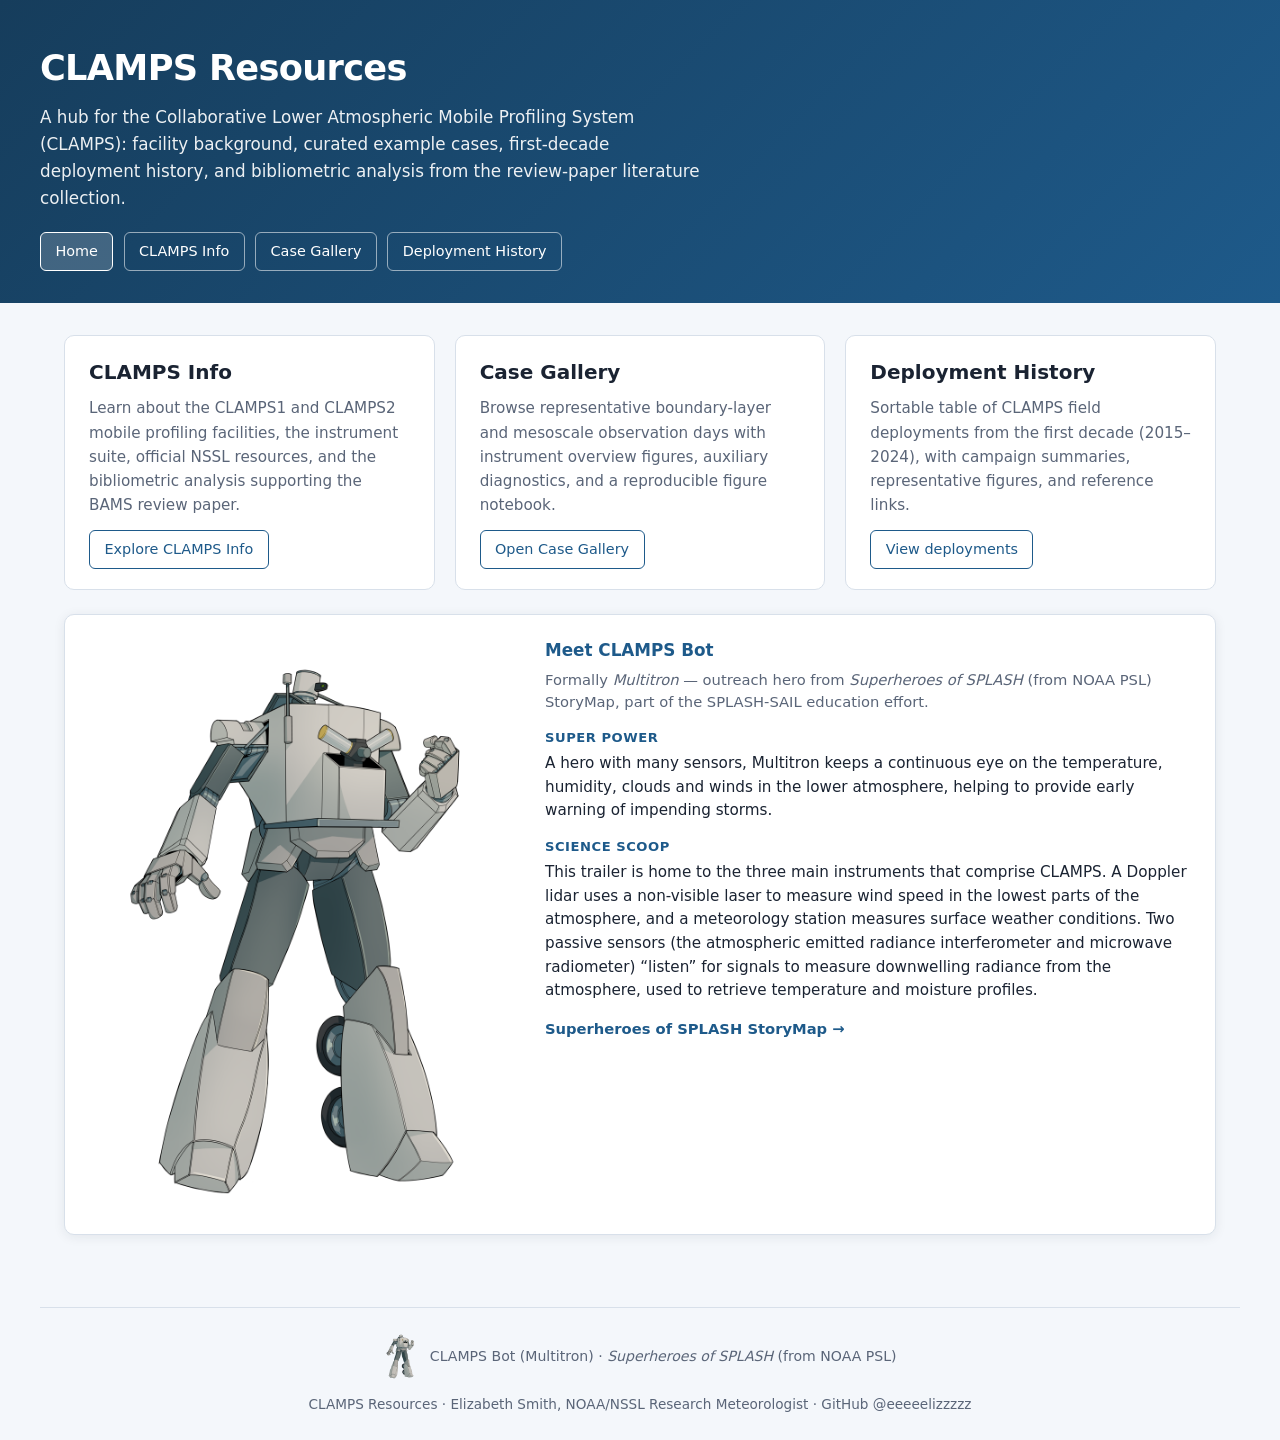
<file: index.html>
<!DOCTYPE html>
<html lang="en">
<head>
  <meta charset="utf-8">
  <meta name="viewport" content="width=device-width, initial-scale=1">
  <title>CLAMPS Resources</title>
  <meta name="description" content="CLAMPS facility information, example case gallery, deployment history, and bibliometric analysis.">
  <base href="./">
  <link rel="stylesheet" href="css/style.css">
</head>
<body>
  <header class="site-header">
    <div class="site-header__inner">
      <h1>CLAMPS Resources</h1>
      <p>
        A hub for the Collaborative Lower Atmospheric Mobile Profiling System (CLAMPS):
        facility background, curated example cases, first-decade deployment history,
        and bibliometric analysis from the review-paper literature collection.
      </p>
      <div class="header-actions">
        <a href="index.html" class="header-link header-link--active" aria-current="page">Home</a>
        <a href="clamps-info.html" class="header-link">CLAMPS Info</a>
        <a href="case-gallery.html" class="header-link">Case Gallery</a>
        <a href="deployments.html" class="header-link">Deployment History</a>
      </div>
    </div>
  </header>

  <main>
    <div class="hub-grid">
      <section class="hub-card content-section">
        <h2>CLAMPS Info</h2>
        <p>
          Learn about the CLAMPS1 and CLAMPS2 mobile profiling facilities, the
          instrument suite, official NSSL resources, and the bibliometric analysis
          supporting the BAMS review paper.
        </p>
        <p><a href="clamps-info.html" class="doc-button">Explore CLAMPS Info</a></p>
      </section>

      <section class="hub-card content-section">
        <h2>Case Gallery</h2>
        <p>
          Browse representative boundary-layer and mesoscale observation days with
          instrument overview figures, auxiliary diagnostics, and a reproducible
          figure notebook.
        </p>
        <p><a href="case-gallery.html" class="doc-button">Open Case Gallery</a></p>
      </section>

      <section class="hub-card content-section">
        <h2>Deployment History</h2>
        <p>
          Sortable table of CLAMPS field deployments from the first decade
          (2015–2024), with campaign summaries, representative figures, and
          reference links.
        </p>
        <p><a href="deployments.html" class="doc-button">View deployments</a></p>
      </section>
    </div>

    <div data-clamps-bot-mount data-clamps-bot="full"></div>
  </main>

  <footer class="site-footer">
    CLAMPS Resources &middot; Elizabeth Smith, NOAA/NSSL Research Meteorologist &middot; GitHub <a href="https://github.com/eeeeelizzzzz">@eeeeelizzzzz</a>
  </footer>

  <script type="module" src="js/clamps-bot-site.js"></script>
</body>
</html>
</file>
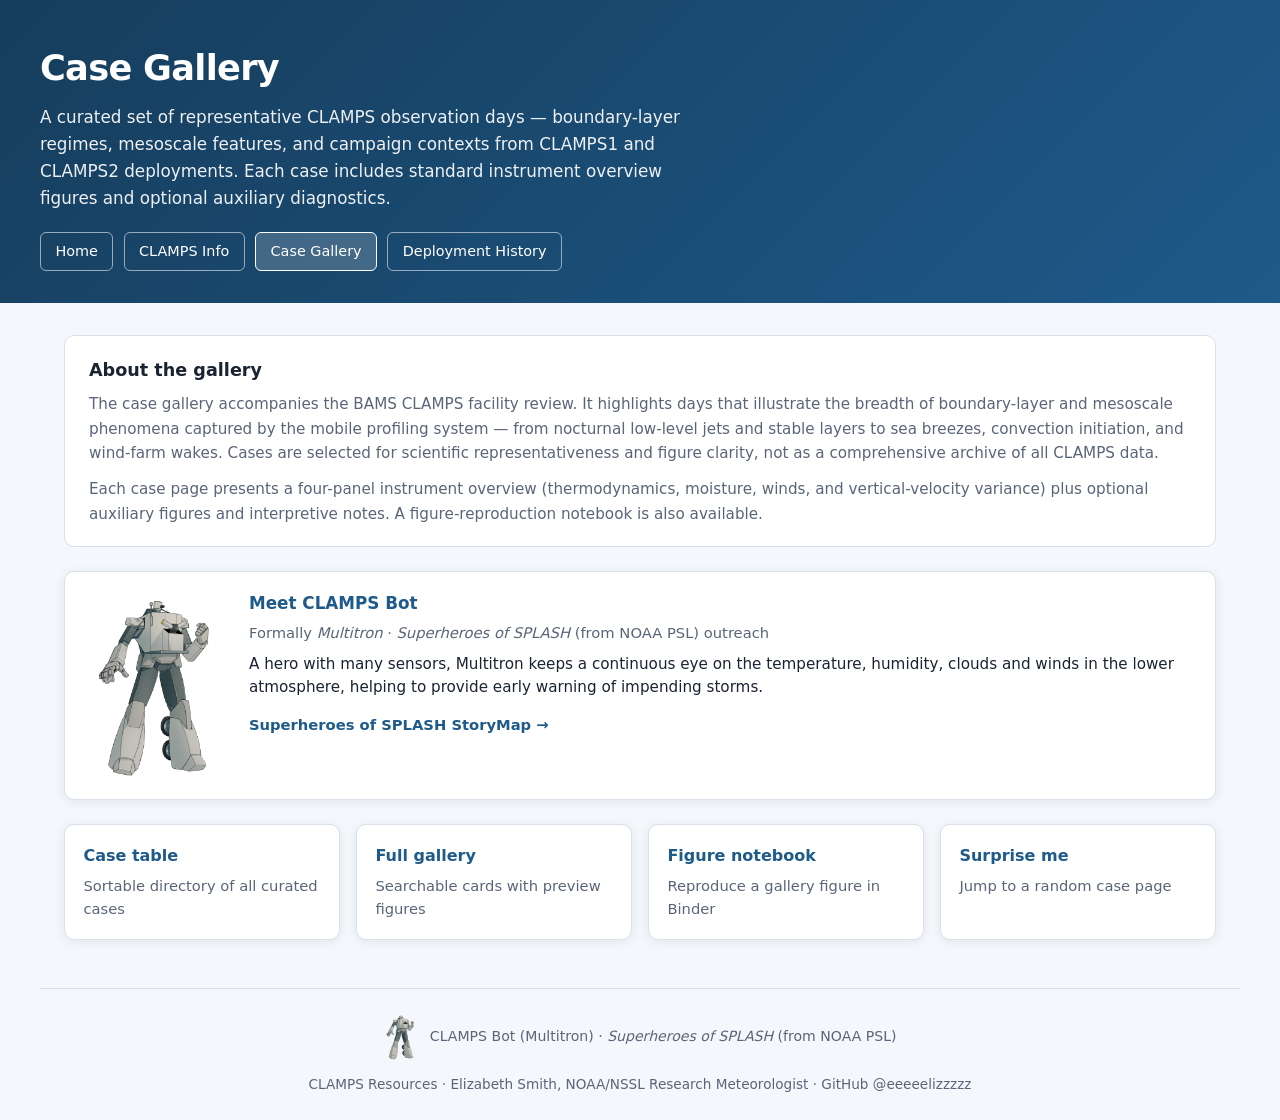
<file: case-gallery.html>
<!DOCTYPE html>
<html lang="en">
<head>
  <meta charset="utf-8">
  <meta name="viewport" content="width=device-width, initial-scale=1">
  <title>Case Gallery — CLAMPS Resources</title>
  <meta name="description" content="Curated CLAMPS example cases with instrument overview figures and reproducible plotting notebooks.">
  <base href="./">
  <link rel="stylesheet" href="css/style.css">
</head>
<body>
  <header class="site-header">
    <div class="site-header__inner">
      <h1>Case Gallery</h1>
      <p>
        A curated set of representative CLAMPS observation days — boundary-layer
        regimes, mesoscale features, and campaign contexts from CLAMPS1 and CLAMPS2
        deployments. Each case includes standard instrument overview figures and
        optional auxiliary diagnostics.
      </p>
      <div class="header-actions">
        <a href="index.html" class="header-link">Home</a>
        <a href="clamps-info.html" class="header-link">CLAMPS Info</a>
        <a href="case-gallery.html" class="header-link header-link--active" aria-current="page">Case Gallery</a>
        <a href="deployments.html" class="header-link">Deployment History</a>
      </div>
    </div>
  </header>

  <main>
    <section class="content-section">
      <h2>About the gallery</h2>
      <p>
        The case gallery accompanies the BAMS CLAMPS facility review. It highlights
        days that illustrate the breadth of boundary-layer and mesoscale phenomena
        captured by the mobile profiling system — from nocturnal low-level jets and
        stable layers to sea breezes, convection initiation, and wind-farm wakes.
        Cases are selected for scientific representativeness and figure clarity, not
        as a comprehensive archive of all CLAMPS data.
      </p>
      <p>
        Each case page presents a four-panel instrument overview (thermodynamics,
        moisture, winds, and vertical-velocity variance) plus optional auxiliary
        figures and interpretive notes. A figure-reproduction notebook is also available.
      </p>
    </section>

    <div data-clamps-bot-mount data-clamps-bot="compact"></div>

    <div class="action-grid">
      <a href="case-table.html" class="action-card">
        <span class="action-card__title">Case table</span>
        <span class="action-card__desc">Sortable directory of all curated cases</span>
      </a>
      <a href="gallery.html" class="action-card">
        <span class="action-card__title">Full gallery</span>
        <span class="action-card__desc">Searchable cards with preview figures</span>
      </a>
      <a href="case_reproduce/index.html" class="action-card">
        <span class="action-card__title">Figure notebook</span>
        <span class="action-card__desc">Reproduce a gallery figure in Binder</span>
      </a>
      <button type="button" id="surprise-me" class="action-card action-card--button">
        <span class="action-card__title">Surprise me</span>
        <span class="action-card__desc">Jump to a random case page</span>
      </button>
    </div>
  </main>

  <footer class="site-footer">
    CLAMPS Resources &middot; Elizabeth Smith, NOAA/NSSL Research Meteorologist &middot; GitHub <a href="https://github.com/eeeeelizzzzz">@eeeeelizzzzz</a>
  </footer>

  <script type="module" src="js/case-gallery-landing.js"></script>
  <script type="module" src="js/clamps-bot-site.js"></script>
</body>
</html>
</file>
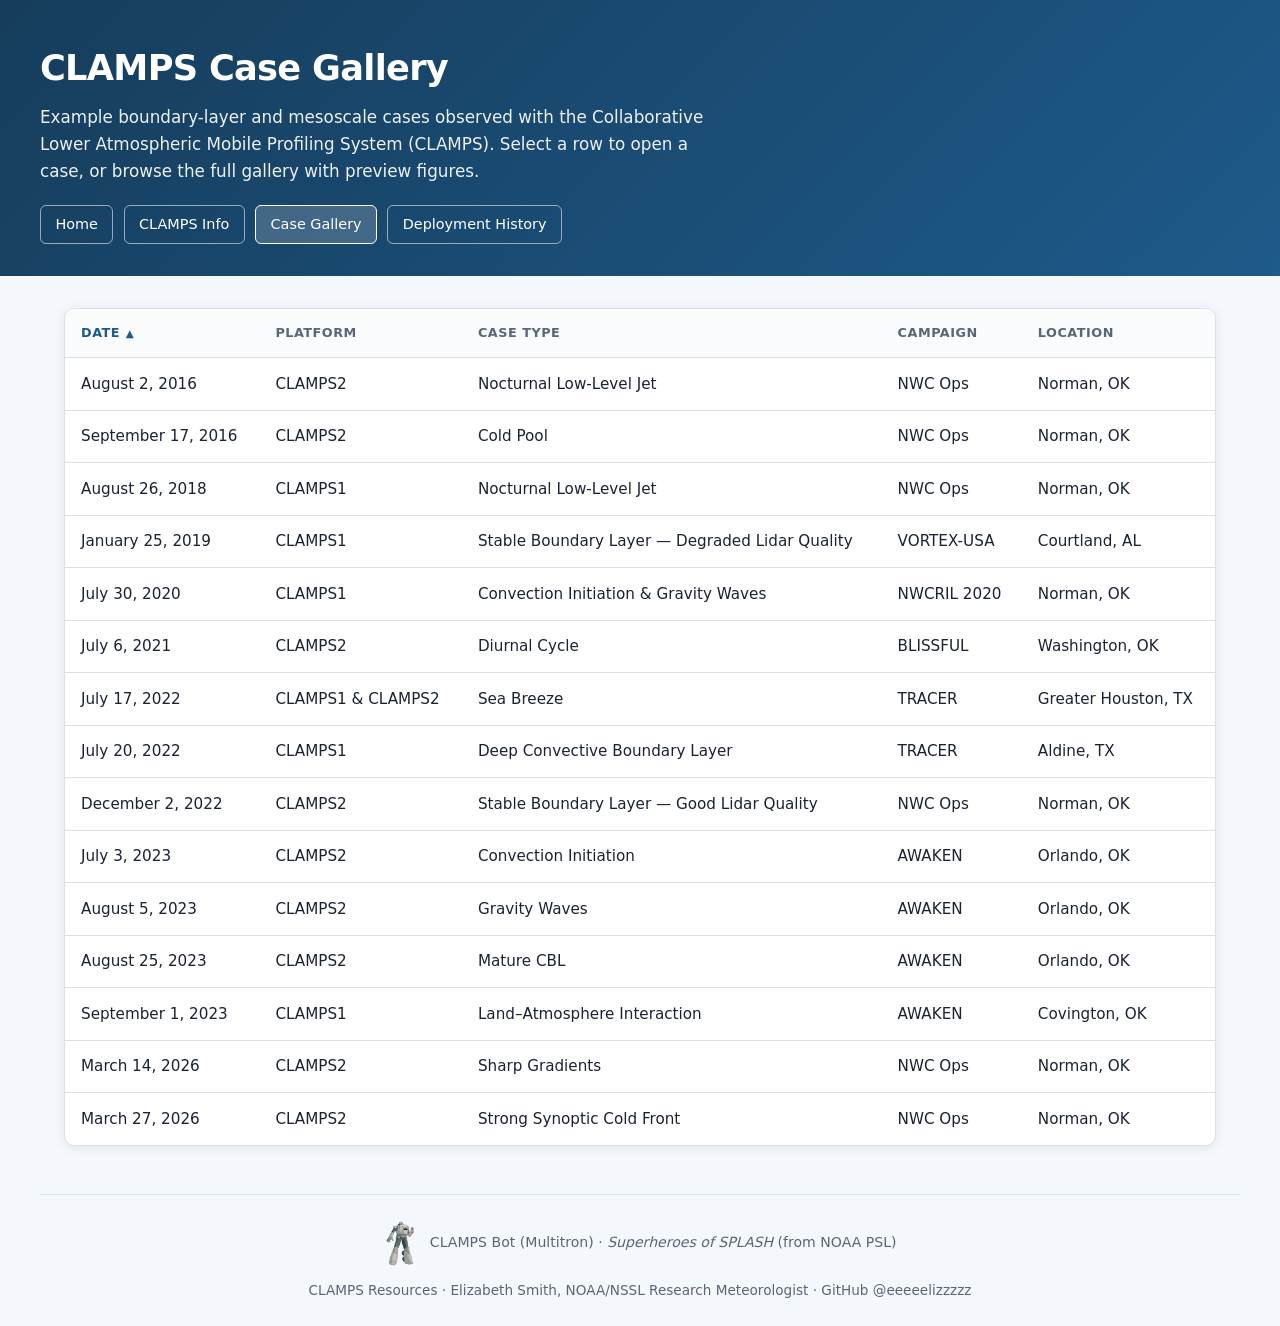
<file: case-table.html>
<!DOCTYPE html>
<html lang="en">
<head>
  <meta charset="utf-8">
  <meta name="viewport" content="width=device-width, initial-scale=1">
  <title>Case Table — CLAMPS Resources</title>
  <meta name="description" content="A sortable directory of CLAMPS example cases with instrument visualizations.">
  <base href="./">
  <link rel="stylesheet" href="css/style.css">
</head>
<body>
  <header class="site-header">
    <div class="site-header__inner">
      <h1>CLAMPS Case Gallery</h1>
      <p>
        Example boundary-layer and mesoscale cases observed with the Collaborative
        Lower Atmospheric Mobile Profiling System (CLAMPS). Select a row to open
        a case, or browse the full gallery with preview figures.
      </p>
      <div class="header-actions">
        <a href="index.html" class="header-link">Home</a>
        <a href="clamps-info.html" class="header-link">CLAMPS Info</a>
        <a href="case-gallery.html" class="header-link header-link--active" aria-current="page">Case Gallery</a>
        <a href="deployments.html" class="header-link">Deployment History</a>
      </div>
    </div>
  </header>

  <main>
    <div class="table-panel">
      <table class="case-table" aria-label="CLAMPS example cases">
        <thead>
          <tr>
            <th scope="col">
              <button type="button" class="case-table__sort" data-column="date" aria-sort="ascending">
                Date <span class="case-table__sort-indicator" aria-hidden="true"></span>
              </button>
            </th>
            <th scope="col">
              <button type="button" class="case-table__sort" data-column="platform" aria-sort="none">
                Platform <span class="case-table__sort-indicator" aria-hidden="true"></span>
              </button>
            </th>
            <th scope="col">
              <button type="button" class="case-table__sort" data-column="title" aria-sort="none">
                Case type <span class="case-table__sort-indicator" aria-hidden="true"></span>
              </button>
            </th>
            <th scope="col">
              <button type="button" class="case-table__sort" data-column="campaign" aria-sort="none">
                Campaign <span class="case-table__sort-indicator" aria-hidden="true"></span>
              </button>
            </th>
            <th scope="col">
              <button type="button" class="case-table__sort" data-column="location" aria-sort="none">
                Location <span class="case-table__sort-indicator" aria-hidden="true"></span>
              </button>
            </th>
          </tr>
        </thead>
        <tbody id="case-table-body">
          <tr class="case-table__row" tabindex="0" role="link" data-href="case.html?id=nllj_c2" data-date="2016-08-02" data-platform="CLAMPS2" data-title="Nocturnal Low-Level Jet" data-campaign="NWC Ops" data-location="Norman, OK">
            <td><a href="case.html?id=nllj_c2">August 2, 2016</a></td>
            <td>CLAMPS2</td>
            <td>Nocturnal Low-Level Jet</td>
            <td>NWC Ops</td>
            <td>Norman, OK</td>
          </tr>
          <tr class="case-table__row" tabindex="0" role="link" data-href="case.html?id=nllj_c1" data-date="2018-08-26" data-platform="CLAMPS1" data-title="Nocturnal Low-Level Jet" data-campaign="NWC Ops" data-location="Norman, OK">
            <td><a href="case.html?id=nllj_c1">August 26, 2018</a></td>
            <td>CLAMPS1</td>
            <td>Nocturnal Low-Level Jet</td>
            <td>NWC Ops</td>
            <td>Norman, OK</td>
          </tr>
          <tr class="case-table__row" tabindex="0" role="link" data-href="case.html?id=stable_bad_dl_c1" data-date="2019-01-25" data-platform="CLAMPS1" data-title="Stable Boundary Layer — Degraded Lidar Quality" data-campaign="VORTEX-USA" data-location="Courtland, AL">
            <td><a href="case.html?id=stable_bad_dl_c1">January 25, 2019</a></td>
            <td>CLAMPS1</td>
            <td>Stable Boundary Layer — Degraded Lidar Quality</td>
            <td>VORTEX-USA</td>
            <td>Courtland, AL</td>
          </tr>
          <tr class="case-table__row" tabindex="0" role="link" data-href="case.html?id=ci_gravity_waves_c1" data-date="2020-07-30" data-platform="CLAMPS1" data-title="Convection Initiation &amp; Gravity Waves" data-campaign="NWCRIL 2020" data-location="Norman, OK">
            <td><a href="case.html?id=ci_gravity_waves_c1">July 30, 2020</a></td>
            <td>CLAMPS1</td>
            <td>Convection Initiation &amp; Gravity Waves</td>
            <td>NWCRIL 2020</td>
            <td>Norman, OK</td>
          </tr>
          <tr class="case-table__row" tabindex="0" role="link" data-href="case.html?id=diurnal_c2" data-date="2021-07-06" data-platform="CLAMPS2" data-title="Diurnal Cycle" data-campaign="BLISSFUL" data-location="Washington, OK">
            <td><a href="case.html?id=diurnal_c2">July 6, 2021</a></td>
            <td>CLAMPS2</td>
            <td>Diurnal Cycle</td>
            <td>BLISSFUL</td>
            <td>Washington, OK</td>
          </tr>
          <tr class="case-table__row" tabindex="0" role="link" data-href="case.html?id=sea_breeze" data-date="2022-07-17" data-platform="CLAMPS1 &amp; CLAMPS2" data-title="Sea Breeze" data-campaign="TRACER" data-location="Greater Houston, TX">
            <td><a href="case.html?id=sea_breeze">July 17, 2022</a></td>
            <td>CLAMPS1 &amp; CLAMPS2</td>
            <td>Sea Breeze</td>
            <td>TRACER</td>
            <td>Greater Houston, TX</td>
          </tr>
          <tr class="case-table__row" tabindex="0" role="link" data-href="case.html?id=deep_cbl_c1" data-date="2022-07-20" data-platform="CLAMPS1" data-title="Deep Convective Boundary Layer" data-campaign="TRACER" data-location="Aldine, TX">
            <td><a href="case.html?id=deep_cbl_c1">July 20, 2022</a></td>
            <td>CLAMPS1</td>
            <td>Deep Convective Boundary Layer</td>
            <td>TRACER</td>
            <td>Aldine, TX</td>
          </tr>
          <tr class="case-table__row" tabindex="0" role="link" data-href="case.html?id=stable_good_dl_c2" data-date="2022-12-02" data-platform="CLAMPS2" data-title="Stable Boundary Layer — Good Lidar Quality" data-campaign="NWC Ops" data-location="Norman, OK">
            <td><a href="case.html?id=stable_good_dl_c2">December 2, 2022</a></td>
            <td>CLAMPS2</td>
            <td>Stable Boundary Layer — Good Lidar Quality</td>
            <td>NWC Ops</td>
            <td>Norman, OK</td>
          </tr>
          <tr class="case-table__row" tabindex="0" role="link" data-href="case.html?id=cold_pool_c2" data-date="2016-09-17" data-platform="CLAMPS2" data-title="Cold Pool" data-campaign="NWC Ops" data-location="Norman, OK">
            <td><a href="case.html?id=cold_pool_c2">September 17, 2016</a></td>
            <td>CLAMPS2</td>
            <td>Cold Pool</td>
            <td>NWC Ops</td>
            <td>Norman, OK</td>
          </tr>
          <tr class="case-table__row" tabindex="0" role="link" data-href="case.html?id=ci_c2" data-date="2023-07-03" data-platform="CLAMPS2" data-title="Convection Initiation" data-campaign="AWAKEN" data-location="Orlando, OK">
            <td><a href="case.html?id=ci_c2">July 3, 2023</a></td>
            <td>CLAMPS2</td>
            <td>Convection Initiation</td>
            <td>AWAKEN</td>
            <td>Orlando, OK</td>
          </tr>
          <tr class="case-table__row" tabindex="0" role="link" data-href="case.html?id=gravity_waves_c2" data-date="2023-08-05" data-platform="CLAMPS2" data-title="Gravity Waves" data-campaign="AWAKEN" data-location="Orlando, OK">
            <td><a href="case.html?id=gravity_waves_c2">August 5, 2023</a></td>
            <td>CLAMPS2</td>
            <td>Gravity Waves</td>
            <td>AWAKEN</td>
            <td>Orlando, OK</td>
          </tr>
          <tr class="case-table__row" tabindex="0" role="link" data-href="case.html?id=deep_cbl_c2" data-date="2023-08-25" data-platform="CLAMPS2" data-title="Mature CBL" data-campaign="AWAKEN" data-location="Orlando, OK">
            <td><a href="case.html?id=deep_cbl_c2">August 25, 2023</a></td>
            <td>CLAMPS2</td>
            <td>Mature CBL</td>
            <td>AWAKEN</td>
            <td>Orlando, OK</td>
          </tr>
          <tr class="case-table__row" tabindex="0" role="link" data-href="case.html?id=la_interaction_c1" data-date="2023-09-01" data-platform="CLAMPS1" data-title="Land–Atmosphere Interaction" data-campaign="AWAKEN" data-location="Covington, OK">
            <td><a href="case.html?id=la_interaction_c1">September 1, 2023</a></td>
            <td>CLAMPS1</td>
            <td>Land–Atmosphere Interaction</td>
            <td>AWAKEN</td>
            <td>Covington, OK</td>
          </tr>
          <tr class="case-table__row" tabindex="0" role="link" data-href="case.html?id=sharp_grad_c2" data-date="2026-03-14" data-platform="CLAMPS2" data-title="Sharp Gradients" data-campaign="NWC Ops" data-location="Norman, OK">
            <td><a href="case.html?id=sharp_grad_c2">March 14, 2026</a></td>
            <td>CLAMPS2</td>
            <td>Sharp Gradients</td>
            <td>NWC Ops</td>
            <td>Norman, OK</td>
          </tr>
          <tr class="case-table__row" tabindex="0" role="link" data-href="case.html?id=fropa_c2" data-date="2026-03-27" data-platform="CLAMPS2" data-title="Frontal Passage" data-campaign="NWC Ops" data-location="Norman, OK">
            <td><a href="case.html?id=fropa_c2">March 27, 2026</a></td>
            <td>CLAMPS2</td>
            <td>Frontal Passage</td>
            <td>NWC Ops</td>
            <td>Norman, OK</td>
          </tr>
        </tbody>
      </table>
    </div>
  </main>

  <footer class="site-footer">
    CLAMPS Resources &middot; Elizabeth Smith, NOAA/NSSL Research Meteorologist &middot; GitHub <a href="https://github.com/eeeeelizzzzz">@eeeeelizzzzz</a>
  </footer>

  <script type="module" src="js/home.js"></script>
  <script type="module" src="js/clamps-bot-site.js"></script>
</body>
</html>
</file>
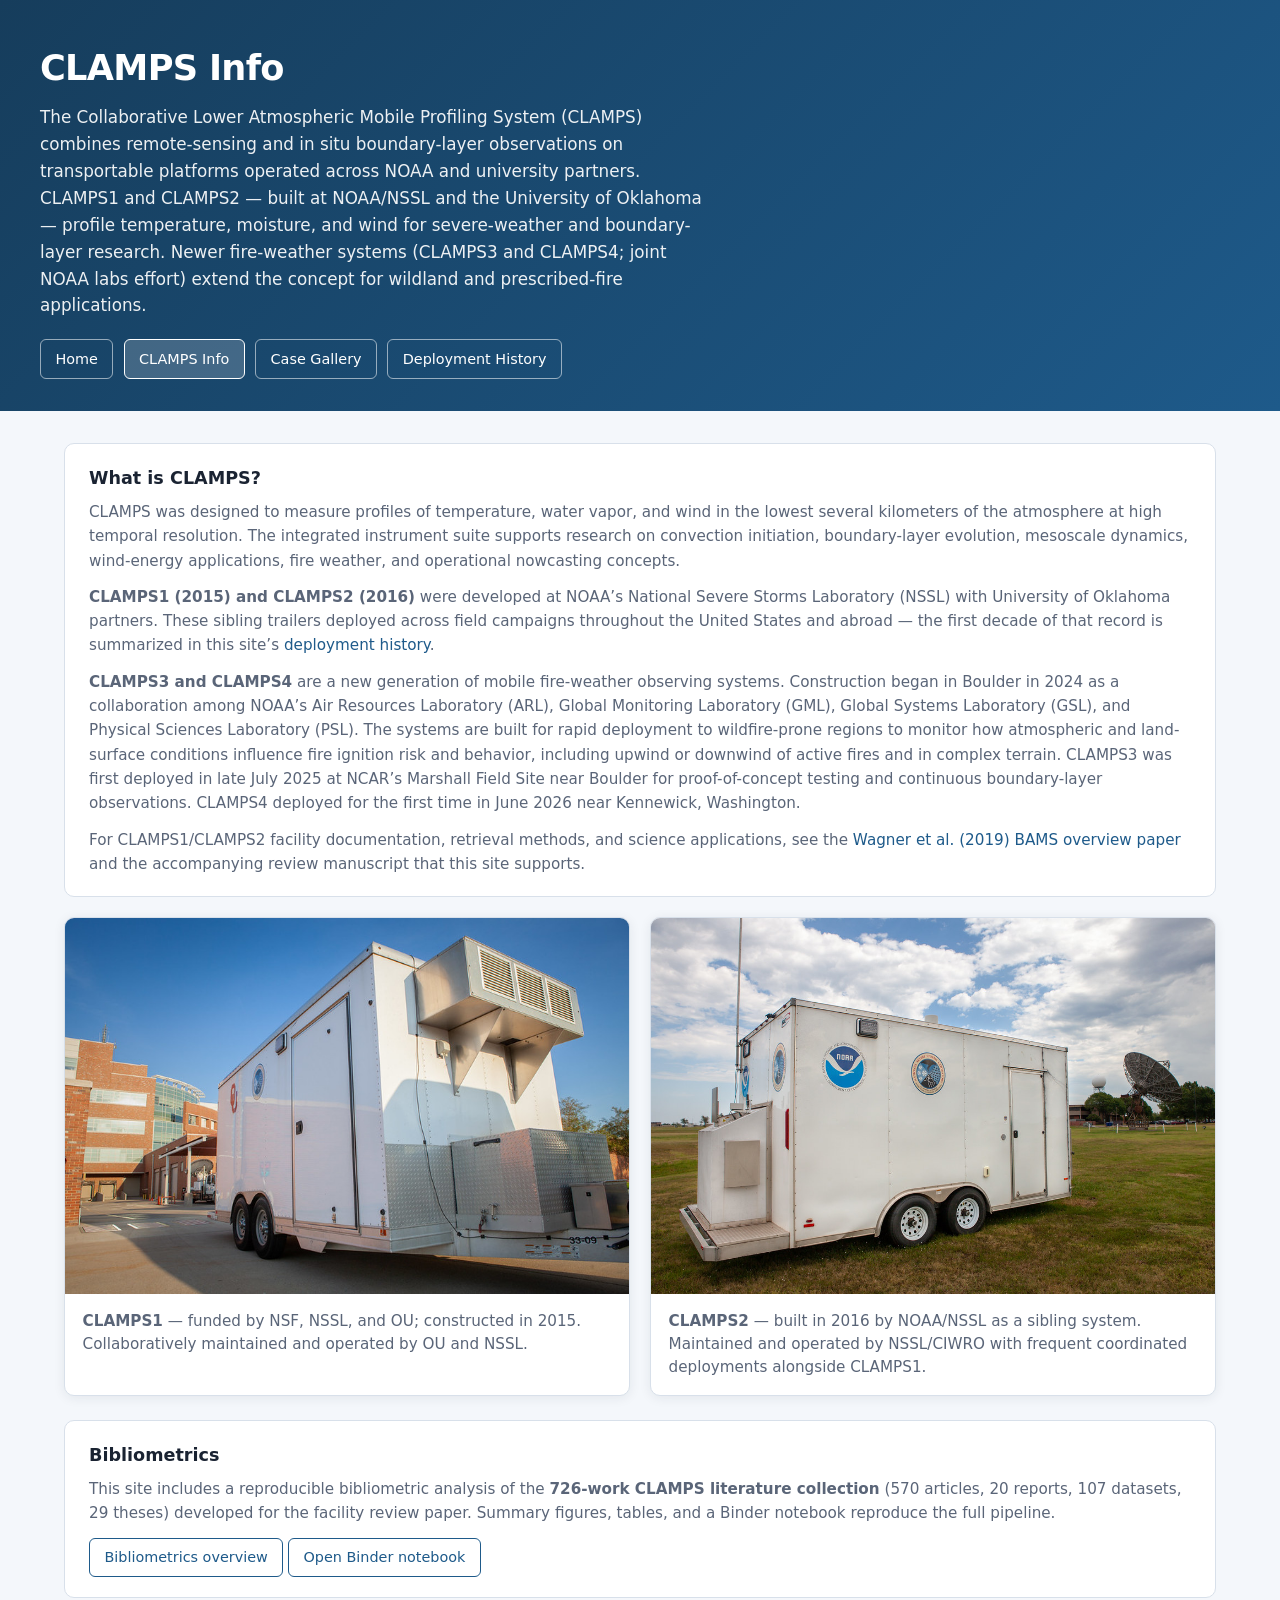
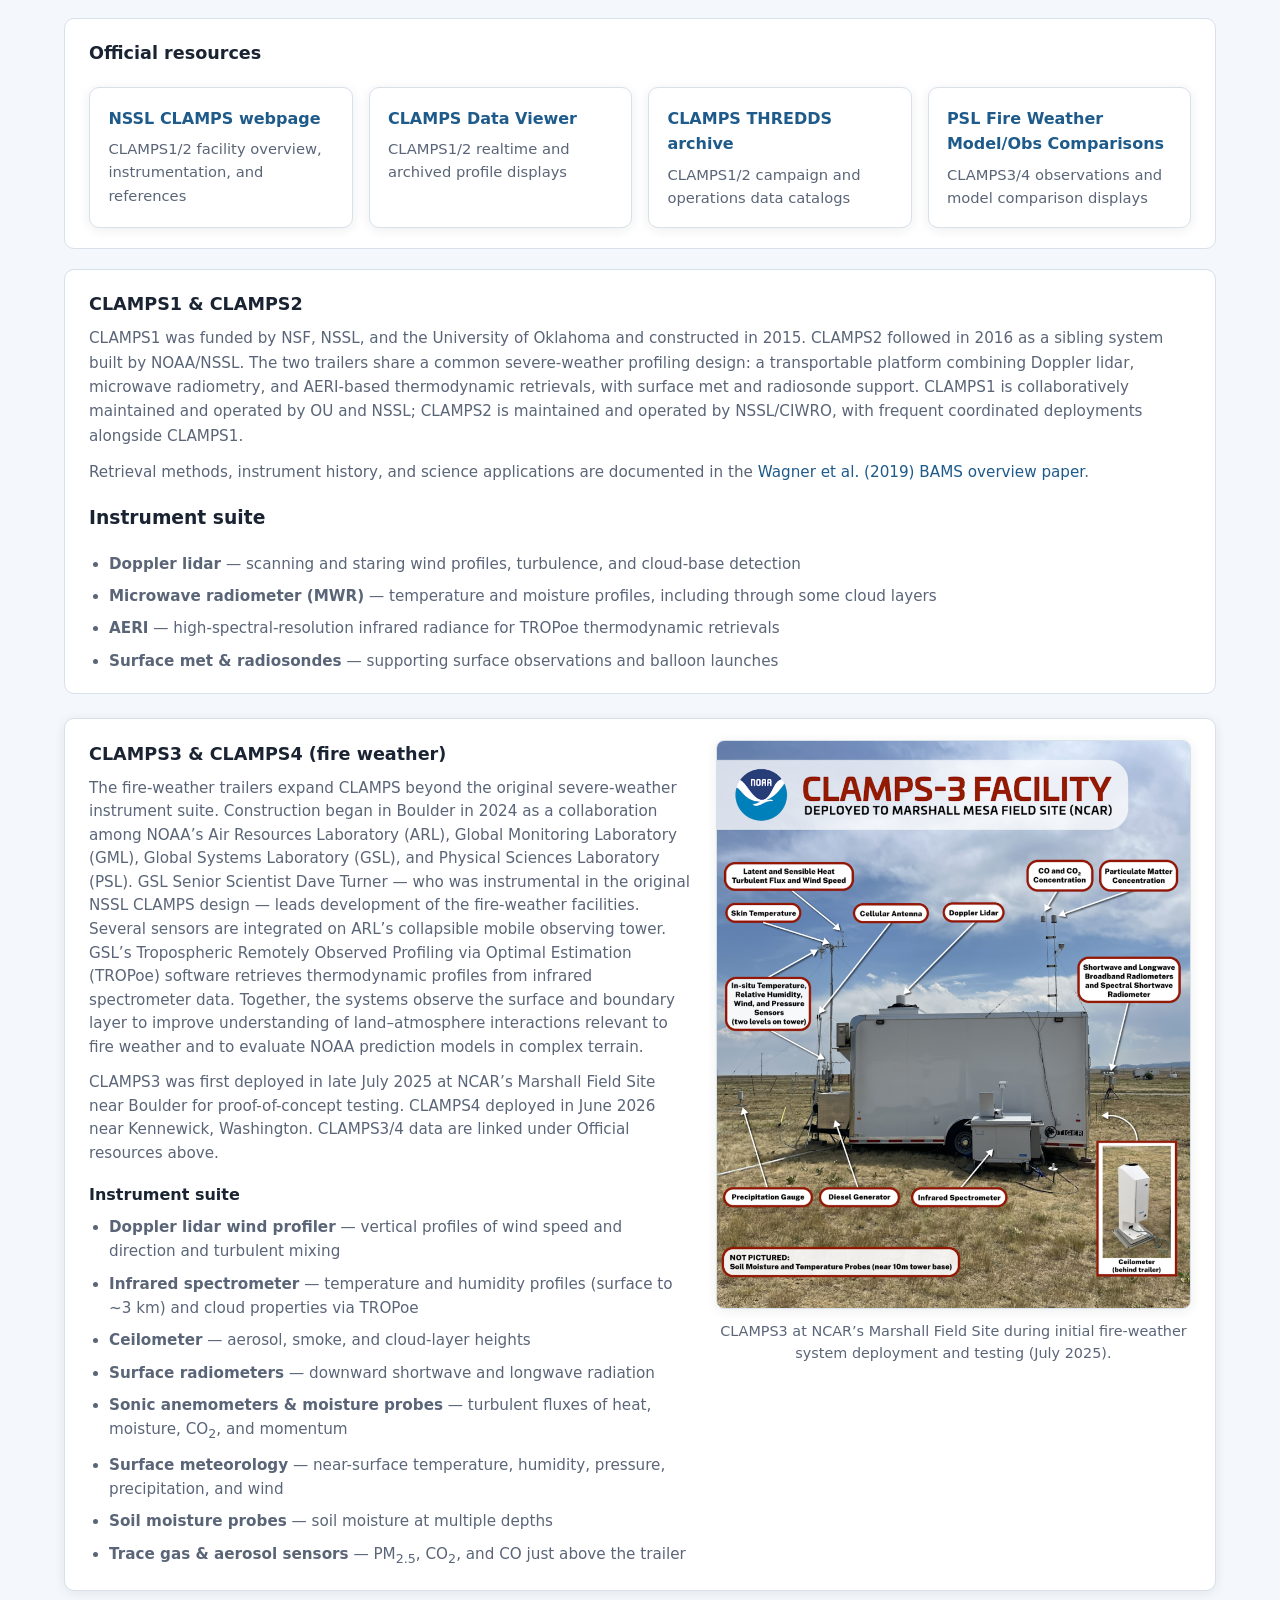
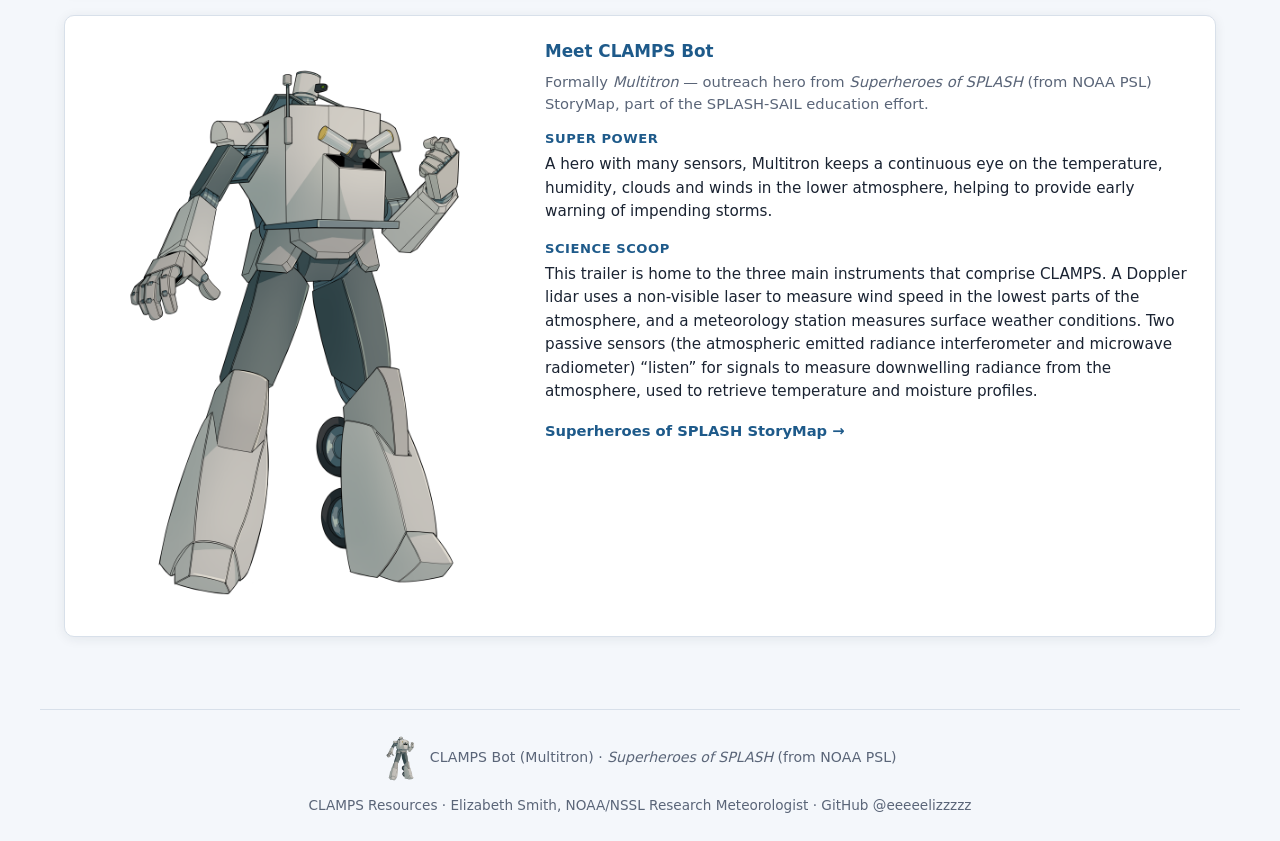
<file: clamps-info.html>
<!DOCTYPE html>
<html lang="en">
<head>
  <meta charset="utf-8">
  <meta name="viewport" content="width=device-width, initial-scale=1">
  <title>CLAMPS Info — CLAMPS Resources</title>
  <meta name="description" content="Overview of CLAMPS mobile profiling facilities (CLAMPS1–4), instruments, data access, and bibliometric analysis.">
  <base href="./">
  <link rel="stylesheet" href="css/style.css">
</head>
<body>
  <header class="site-header">
    <div class="site-header__inner">
      <h1>CLAMPS Info</h1>
      <p>
        The Collaborative Lower Atmospheric Mobile Profiling System (CLAMPS) combines
        remote-sensing and in situ boundary-layer observations on transportable platforms
        operated across NOAA and university partners. CLAMPS1 and CLAMPS2 — built at
        NOAA/NSSL and the University of Oklahoma — profile temperature, moisture, and
        wind for severe-weather and boundary-layer research. Newer fire-weather systems
        (CLAMPS3 and CLAMPS4; joint NOAA labs effort) extend the concept for wildland and prescribed-fire applications.
      </p>
      <div class="header-actions">
        <a href="index.html" class="header-link">Home</a>
        <a href="clamps-info.html" class="header-link header-link--active" aria-current="page">CLAMPS Info</a>
        <a href="case-gallery.html" class="header-link">Case Gallery</a>
        <a href="deployments.html" class="header-link">Deployment History</a>
      </div>
    </div>
  </header>

  <main>
    <section class="content-section">
      <h2>What is CLAMPS?</h2>
      <p>
        CLAMPS was designed to measure profiles of temperature, water vapor, and wind
        in the lowest several kilometers of the atmosphere at high temporal resolution.
        The integrated instrument suite supports research on convection initiation,
        boundary-layer evolution, mesoscale dynamics, wind-energy applications, fire
        weather, and operational nowcasting concepts.
      </p>
      <p>
        <strong>CLAMPS1 (2015) and CLAMPS2 (2016)</strong> were developed at NOAA’s
        National Severe Storms Laboratory (NSSL) with University of Oklahoma partners.
        These sibling trailers deployed across field campaigns throughout the United States
        and abroad — the first decade of that record is summarized in this site’s
        <a href="deployments.html">deployment history</a>.
      </p>
      <p>
        <strong>CLAMPS3 and CLAMPS4</strong> are a new generation of mobile fire-weather
        observing systems. Construction began in Boulder in 2024 as a collaboration among
        NOAA’s Air Resources Laboratory (ARL), Global Monitoring Laboratory (GML),
        Global Systems Laboratory (GSL), and Physical Sciences Laboratory (PSL). 
        The systems are built for rapid deployment to wildfire-prone regions to monitor how
        atmospheric and land-surface conditions influence fire ignition risk and behavior,
        including upwind or downwind of active fires and in complex terrain. CLAMPS3 was first deployed in late July 2025 at NCAR’s Marshall Field Site near
        Boulder for proof-of-concept testing and continuous boundary-layer observations.
        CLAMPS4 deployed for the first time in June 2026 near Kennewick, Washington.
      </p>
      <p>
        For CLAMPS1/CLAMPS2 facility documentation, retrieval methods, and science
        applications, see the
        <a href="https://doi.org/10.1175/bams-d-17-0165.1" target="_blank" rel="noopener noreferrer">Wagner et al. (2019) BAMS overview paper</a>
        and the accompanying review manuscript that this site supports.
      </p>
    </section>

    <div class="facility-grid">
      <figure class="facility-card">
        <img src="images/facility/clamps1.jpg" alt="CLAMPS-1 mobile profiling trailer" loading="lazy">
        <figcaption>
          <strong>CLAMPS1</strong> — funded by NSF, NSSL, and OU; constructed in 2015.
          Collaboratively maintained and operated by OU and NSSL.
        </figcaption>
      </figure>
      <figure class="facility-card">
        <img src="images/facility/clamps2.jpeg" alt="CLAMPS-2 mobile profiling trailer" loading="lazy">
        <figcaption>
          <strong>CLAMPS2</strong> — built in 2016 by NOAA/NSSL as a sibling system.
          Maintained and operated by NSSL/CIWRO with frequent coordinated deployments
          alongside CLAMPS1.
        </figcaption>
      </figure>
    </div>

    <section class="content-section">
      <h2>Bibliometrics</h2>
      <p>
        This site includes a reproducible bibliometric analysis of the
        <strong>726-work CLAMPS literature collection</strong> (570 articles, 20 reports,
        107 datasets, 29 theses) developed for the facility review paper. Summary
        figures, tables, and a Binder notebook reproduce the full pipeline.
      </p>
      <p>
        <a href="bibliometrics/index.html" class="doc-button">Bibliometrics overview</a>
        <a
          href="https://mybinder.org/v2/gh/eeeeelizzzzz/CLAMPS_Resources/HEAD?urlpath=lab/tree/bibliometrics/notebooks/reproduce.ipynb"
          class="doc-button"
          target="_blank"
          rel="noopener noreferrer"
        >Open Binder notebook</a>
      </p>
    </section>

    <section class="content-section">
      <h2>Official resources</h2>
      <div class="action-grid">
        <a href="https://www.nssl.noaa.gov/tools/clamps/" class="action-card" target="_blank" rel="noopener noreferrer">
          <span class="action-card__title">NSSL CLAMPS webpage</span>
          <span class="action-card__desc">CLAMPS1/2 facility overview, instrumentation, and references</span>
        </a>
        <a href="https://apps.nssl.noaa.gov/CLAMPS/data/index.html" class="action-card" target="_blank" rel="noopener noreferrer">
          <span class="action-card__title">CLAMPS Data Viewer</span>
          <span class="action-card__desc">CLAMPS1/2 realtime and archived profile displays</span>
        </a>
        <a href="https://data.nssl.noaa.gov/thredds/catalog/FRDD/CLAMPS/catalog.html" class="action-card" target="_blank" rel="noopener noreferrer">
          <span class="action-card__title">CLAMPS THREDDS archive</span>
          <span class="action-card__desc">CLAMPS1/2 campaign and operations data catalogs</span>
        </a>
        <a href="https://www.psl.noaa.gov/fire_weather/modelobs/index.html" class="action-card" target="_blank" rel="noopener noreferrer">
          <span class="action-card__title">PSL Fire Weather Model/Obs Comparisons</span>
          <span class="action-card__desc">CLAMPS3/4 observations and model comparison displays</span>
        </a>
      </div>
    </section>

    <section class="content-section">
      <h2>CLAMPS1 &amp; CLAMPS2</h2>
      <p>
        CLAMPS1 was funded by NSF, NSSL, and the University of Oklahoma and constructed
        in 2015. CLAMPS2 followed in 2016 as a sibling system built by NOAA/NSSL. The
        two trailers share a common severe-weather profiling design: a transportable
        platform combining Doppler lidar, microwave radiometry, and AERI-based
        thermodynamic retrievals, with surface met and radiosonde support. CLAMPS1 is
        collaboratively maintained and operated by OU and NSSL; CLAMPS2 is maintained
        and operated by NSSL/CIWRO, with frequent coordinated deployments alongside
        CLAMPS1.
      </p>
      <p>
        Retrieval methods, instrument history, and science applications are documented in the
        <a href="https://doi.org/10.1175/bams-d-17-0165.1" target="_blank" rel="noopener noreferrer">Wagner et al. (2019) BAMS overview paper</a>.
      </p>
      <h3>Instrument suite</h3>
      <ul>
        <li><strong>Doppler lidar</strong> — scanning and staring wind profiles, turbulence, and cloud-base detection</li>
        <li><strong>Microwave radiometer (MWR)</strong> — temperature and moisture profiles, including through some cloud layers</li>
        <li><strong>AERI</strong> — high-spectral-resolution infrared radiance for TROPoe thermodynamic retrievals</li>
        <li><strong>Surface met &amp; radiosondes</strong> — supporting surface observations and balloon launches</li>
      </ul>
    </section>

    <aside class="facility-aside facility-aside--media-right">
      <div class="facility-aside__panel">
        <div class="facility-aside__body">
          <h2>CLAMPS3 &amp; CLAMPS4 (fire weather)</h2>
          <p>
            The fire-weather trailers expand CLAMPS beyond the original severe-weather
            instrument suite. Construction began in Boulder in 2024 as a collaboration among
            NOAA’s Air Resources Laboratory (ARL), Global Monitoring Laboratory (GML),
            Global Systems Laboratory (GSL), and Physical Sciences Laboratory (PSL). GSL
            Senior Scientist Dave Turner — who was instrumental in the original NSSL CLAMPS
            design — leads development of the fire-weather facilities. Several sensors are
            integrated on ARL’s collapsible mobile observing tower. GSL’s Tropospheric
            Remotely Observed Profiling via Optimal Estimation (TROPoe) software retrieves
            thermodynamic profiles from infrared spectrometer data. Together, the systems
            observe the surface and boundary layer to improve understanding of land–atmosphere
            interactions relevant to fire weather and to evaluate NOAA prediction models in
            complex terrain.
          </p>
          <p>
            CLAMPS3 was first deployed in late July 2025 at NCAR’s Marshall Field Site near
            Boulder for proof-of-concept testing. CLAMPS4 deployed in June 2026 near
            Kennewick, Washington. CLAMPS3/4 data are linked under Official resources above.
          </p>
          <h3>Instrument suite</h3>
          <ul>
            <li><strong>Doppler lidar wind profiler</strong> — vertical profiles of wind speed and direction and turbulent mixing</li>
            <li><strong>Infrared spectrometer</strong> — temperature and humidity profiles (surface to ~3 km) and cloud properties via TROPoe</li>
            <li><strong>Ceilometer</strong> — aerosol, smoke, and cloud-layer heights</li>
            <li><strong>Surface radiometers</strong> — downward shortwave and longwave radiation</li>
            <li><strong>Sonic anemometers &amp; moisture probes</strong> — turbulent fluxes of heat, moisture, CO<sub>2</sub>, and momentum</li>
            <li><strong>Surface meteorology</strong> — near-surface temperature, humidity, pressure, precipitation, and wind</li>
            <li><strong>Soil moisture probes</strong> — soil moisture at multiple depths</li>
            <li><strong>Trace gas &amp; aerosol sensors</strong> — PM<sub>2.5</sub>, CO<sub>2</sub>, and CO just above the trailer</li>
          </ul>
        </div>
        <figure class="facility-aside__media">
          <img
            src="images/LOTOS.png"
            alt="NOAA scientists deploying CLAMPS3 at NCAR’s Marshall Field Site"
            loading="lazy"
          >
          <figcaption>
            CLAMPS3 at NCAR’s Marshall Field Site during initial fire-weather system
            deployment and testing (July 2025).
          </figcaption>
        </figure>
      </div>
    </aside>

    <div data-clamps-bot-mount data-clamps-bot="full"></div>
  </main>

  <footer class="site-footer">
    CLAMPS Resources &middot; Elizabeth Smith, NOAA/NSSL Research Meteorologist &middot; GitHub <a href="https://github.com/eeeeelizzzzz">@eeeeelizzzzz</a>
  </footer>

  <script type="module" src="js/clamps-bot-site.js"></script>
</body>
</html>
</file>
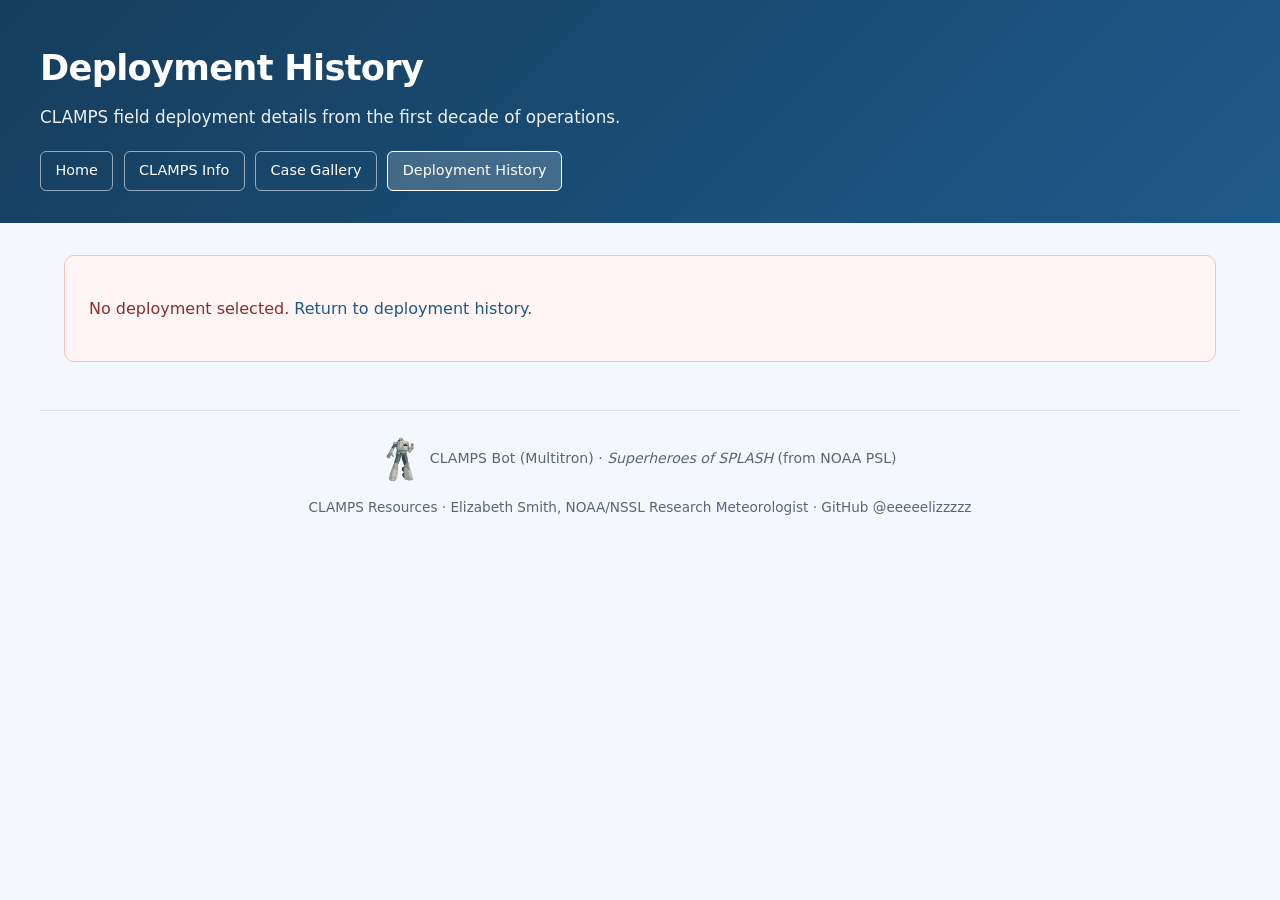
<file: deployment.html>
<!DOCTYPE html>
<html lang="en">
<head>
  <meta charset="utf-8">
  <meta name="viewport" content="width=device-width, initial-scale=1">
  <title>Deployment — CLAMPS Resources</title>
  <meta name="description" content="CLAMPS field deployment detail page.">
  <base href="./">
  <link rel="stylesheet" href="css/style.css">
</head>
<body>
  <header class="site-header">
    <div class="site-header__inner">
      <h1>Deployment History</h1>
      <p>
        CLAMPS field deployment details from the first decade of operations.
      </p>
      <div class="header-actions">
        <a href="index.html" class="header-link">Home</a>
        <a href="clamps-info.html" class="header-link">CLAMPS Info</a>
        <a href="case-gallery.html" class="header-link">Case Gallery</a>
        <a href="deployments.html" class="header-link header-link--active" aria-current="page">Deployment History</a>
      </div>
    </div>
  </header>

  <main id="deployment-content">
    <p class="empty-state">Loading deployment…</p>
  </main>

  <footer class="site-footer">
    CLAMPS Resources &middot; Elizabeth Smith, NOAA/NSSL Research Meteorologist &middot; GitHub <a href="https://github.com/eeeeelizzzzz">@eeeeelizzzzz</a>
  </footer>

  <script type="module" src="js/deployment.js"></script>
  <script type="module" src="js/clamps-bot-site.js"></script>
</body>
</html>
</file>
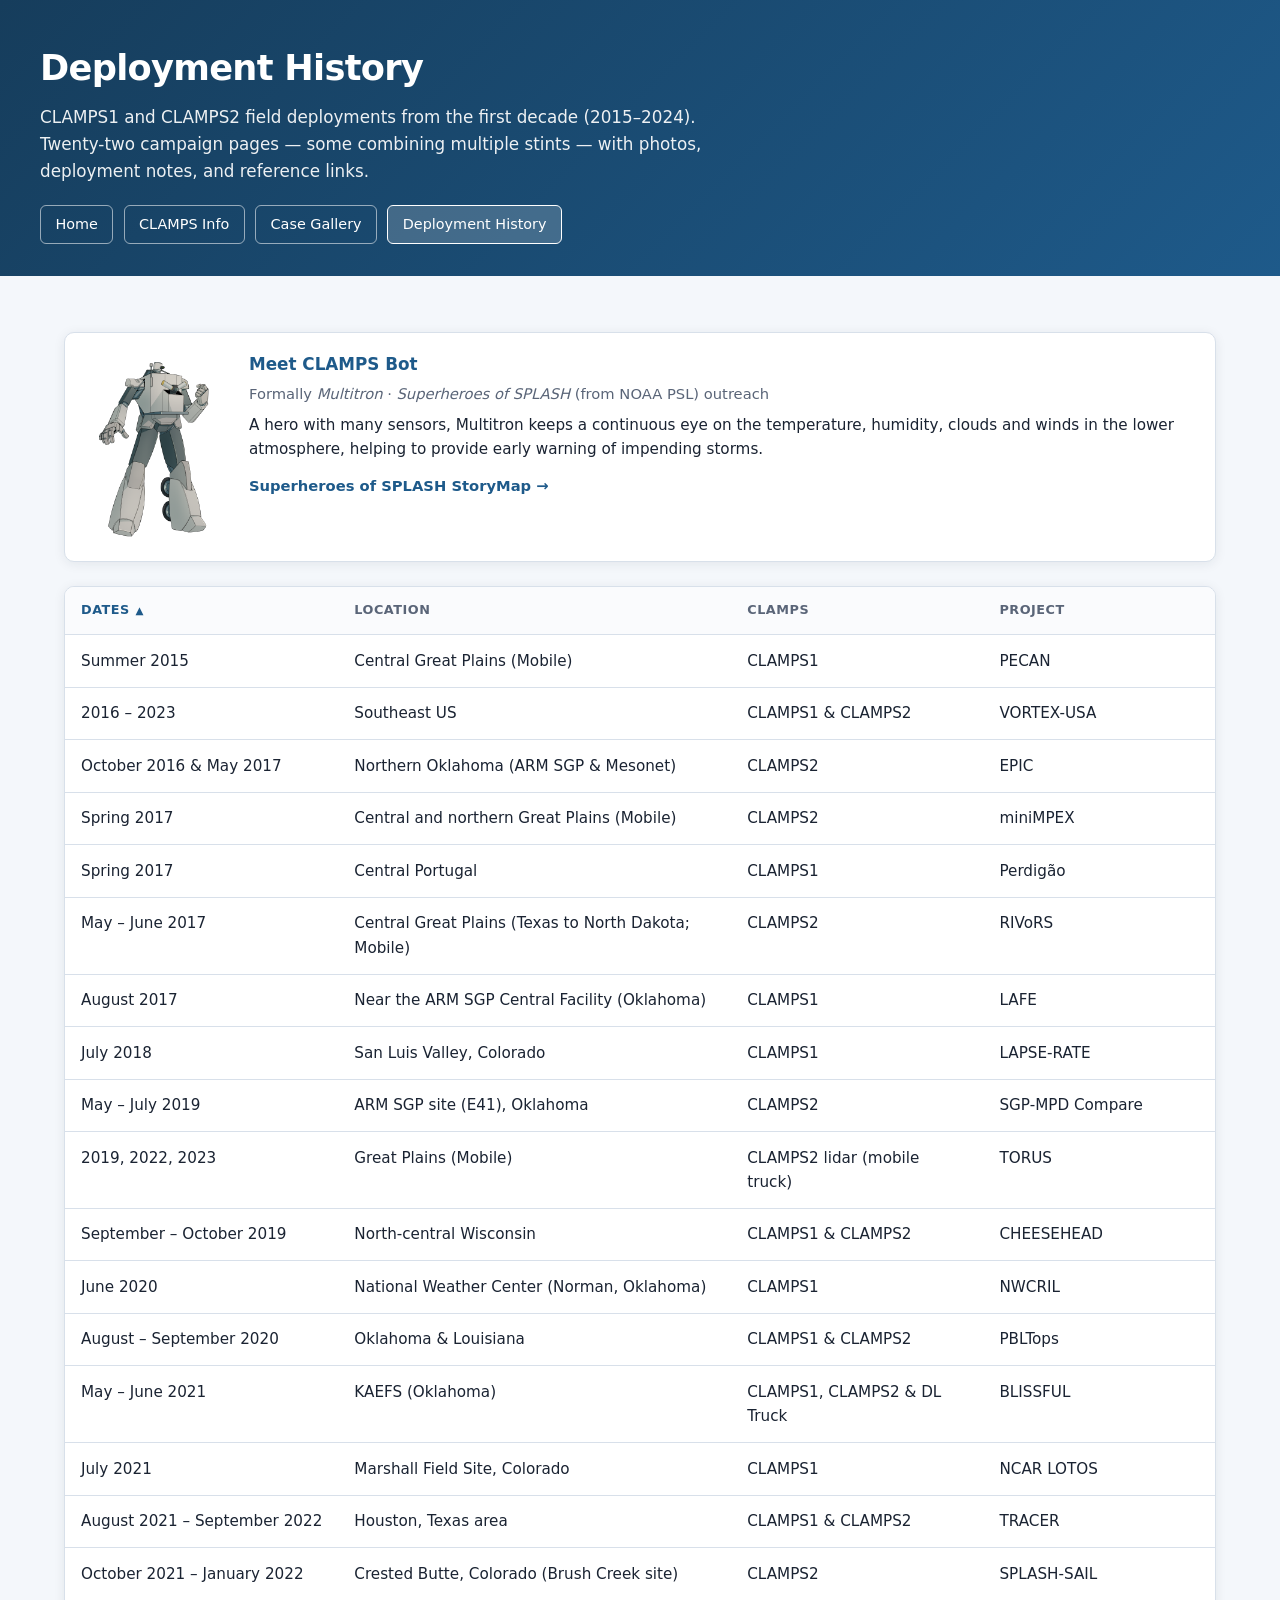
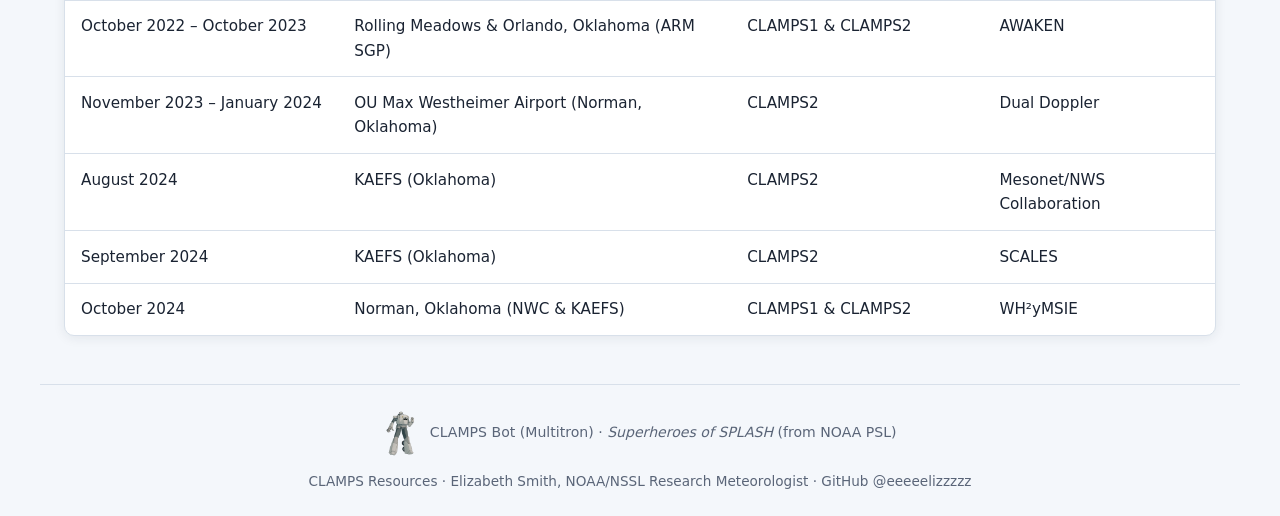
<file: deployments.html>
<!DOCTYPE html>
<html lang="en">
<head>
  <meta charset="utf-8">
  <meta name="viewport" content="width=device-width, initial-scale=1">
  <title>Deployment History — CLAMPS Resources</title>
  <meta name="description" content="Sortable table of CLAMPS field deployments from 2015–2024.">
  <base href="./">
  <link rel="stylesheet" href="css/style.css">
</head>
<body>
  <header class="site-header">
    <div class="site-header__inner">
      <h1>Deployment History</h1>
      <p>
        CLAMPS1 and CLAMPS2 field deployments from the first decade (2015–2024).
        Twenty-two campaign pages — some combining multiple stints — with photos,
        deployment notes, and reference links.
      </p>
      <div class="header-actions">
        <a href="index.html" class="header-link">Home</a>
        <a href="clamps-info.html" class="header-link">CLAMPS Info</a>
        <a href="case-gallery.html" class="header-link">Case Gallery</a>
        <a href="deployments.html" class="header-link header-link--active" aria-current="page">Deployment History</a>
      </div>
    </div>
  </header>

  <main>
    <div data-clamps-bot-mount data-clamps-bot="compact"></div>

    <div class="table-panel">
      <table class="case-table deployment-table" aria-label="CLAMPS field deployments">
        <thead>
          <tr>
            <th scope="col">
              <button type="button" class="case-table__sort" data-column="date" aria-sort="ascending">
                Dates <span class="case-table__sort-indicator" aria-hidden="true"></span>
              </button>
            </th>
            <th scope="col">
              <button type="button" class="case-table__sort" data-column="location" aria-sort="none">
                Location <span class="case-table__sort-indicator" aria-hidden="true"></span>
              </button>
            </th>
            <th scope="col">
              <button type="button" class="case-table__sort" data-column="platform" aria-sort="none">
                CLAMPS <span class="case-table__sort-indicator" aria-hidden="true"></span>
              </button>
            </th>
            <th scope="col">
              <button type="button" class="case-table__sort" data-column="campaign" aria-sort="none">
                Project <span class="case-table__sort-indicator" aria-hidden="true"></span>
              </button>
            </th>
          </tr>
        </thead>
        <tbody id="deployment-table-body">
          <tr>
            <td colspan="4" class="empty-state">Loading deployments…</td>
          </tr>
        </tbody>
      </table>
    </div>
  </main>

  <footer class="site-footer">
    CLAMPS Resources &middot; Elizabeth Smith, NOAA/NSSL Research Meteorologist &middot; GitHub <a href="https://github.com/eeeeelizzzzz">@eeeeelizzzzz</a>
  </footer>

  <script type="module" src="js/deployments-table.js"></script>
  <script type="module" src="js/clamps-bot-site.js"></script>
</body>
</html>
</file>
<file: css/style.css>
:root {
  --bg: #f4f7fb;
  --surface: #ffffff;
  --text: #1a2332;
  --text-muted: #5a6578;
  --accent: #1e5a8a;
  --accent-light: #e8f1f8;
  --border: #d8e0ea;
  --shadow: 0 2px 12px rgba(26, 35, 50, 0.08);
  --radius: 10px;
  --max-width: 1200px;
  --font: "Segoe UI", system-ui, -apple-system, sans-serif;
}

*,
*::before,
*::after {
  box-sizing: border-box;
}

html {
  scroll-behavior: smooth;
}

body {
  margin: 0;
  font-family: var(--font);
  font-size: 16px;
  line-height: 1.6;
  color: var(--text);
  background: var(--bg);
  min-height: 100vh;
}

a {
  color: var(--accent);
  text-decoration: none;
}

a:hover {
  text-decoration: underline;
}

.site-header {
  background: linear-gradient(135deg, #163d5c 0%, #1e5a8a 100%);
  color: #fff;
  padding: 2.5rem 1.5rem 2rem;
}

.site-header__inner {
  max-width: var(--max-width);
  margin: 0 auto;
}

.site-header h1 {
  margin: 0 0 0.5rem;
  font-size: clamp(1.6rem, 4vw, 2.2rem);
  font-weight: 600;
  letter-spacing: -0.02em;
}

.site-header p {
  margin: 0;
  max-width: 42rem;
  opacity: 0.92;
  font-size: 1.05rem;
}

.site-nav {
  margin-top: 1.25rem;
}

.site-nav a {
  color: #fff;
  font-size: 0.9rem;
  opacity: 0.85;
}

.site-nav a:hover {
  opacity: 1;
}

.site-nav__sep {
  opacity: 0.55;
  margin: 0 0.35rem;
}

.header-actions {
  display: flex;
  flex-wrap: wrap;
  gap: 0.65rem;
  margin-top: 1.25rem;
}

.header-link {
  display: inline-block;
  padding: 0.45rem 0.9rem;
  border: 1px solid rgba(255, 255, 255, 0.55);
  border-radius: 6px;
  color: #fff;
  font-size: 0.9rem;
  font-weight: 500;
  text-decoration: none;
}

.header-link:hover {
  background: rgba(255, 255, 255, 0.12);
  text-decoration: none;
}

.header-link--active {
  background: rgba(255, 255, 255, 0.18);
  border-color: #fff;
}

main {
  max-width: var(--max-width);
  margin: 0 auto;
  padding: 2rem 1.5rem 3rem;
}

.page-actions {
  margin-bottom: 1.5rem;
}

.doc-button {
  display: inline-block;
  padding: 0.45rem 0.9rem;
  border: 1px solid var(--accent);
  border-radius: 6px;
  color: var(--accent);
  font-size: 0.9rem;
  font-weight: 500;
  text-decoration: none;
}

.doc-button:hover {
  background: var(--accent-light);
  text-decoration: none;
}

.controls {
  display: flex;
  flex-wrap: wrap;
  gap: 1rem;
  align-items: center;
  margin-bottom: 1.75rem;
}

.controls label {
  font-size: 0.875rem;
  color: var(--text-muted);
  font-weight: 500;
}

.controls select,
.controls input[type="search"] {
  font: inherit;
  padding: 0.5rem 0.75rem;
  border: 1px solid var(--border);
  border-radius: 6px;
  background: var(--surface);
  color: var(--text);
}

.controls input[type="search"] {
  min-width: 220px;
  flex: 1;
}

.case-count {
  margin-left: auto;
  font-size: 0.875rem;
  color: var(--text-muted);
}

.table-panel {
  background: var(--surface);
  border: 1px solid var(--border);
  border-radius: var(--radius);
  box-shadow: var(--shadow);
  overflow: hidden;
}

.case-table {
  width: 100%;
  border-collapse: collapse;
  font-size: 0.95rem;
}

.case-table thead {
  background: #fafbfd;
  border-bottom: 1px solid var(--border);
}

.case-table th,
.case-table td {
  padding: 0.85rem 1rem;
  text-align: left;
  vertical-align: top;
}

.case-table th {
  padding: 0;
  font-size: 0.8rem;
  font-weight: 600;
  text-transform: uppercase;
  letter-spacing: 0.04em;
  color: var(--text-muted);
}

.case-table__sort {
  display: flex;
  align-items: center;
  gap: 0.35rem;
  width: 100%;
  padding: 0.85rem 1rem;
  border: 0;
  background: transparent;
  font: inherit;
  font-weight: 600;
  text-transform: uppercase;
  letter-spacing: 0.04em;
  color: inherit;
  text-align: left;
  cursor: pointer;
}

.case-table__sort:hover {
  color: var(--accent);
  background: #f0f4f8;
}

.case-table__sort:focus {
  outline: none;
}

.case-table__sort:focus-visible {
  box-shadow: inset 0 0 0 2px var(--accent);
}

.case-table__sort--active {
  color: var(--accent);
}

.case-table__sort:disabled {
  cursor: default;
  opacity: 0.65;
}

.case-table__sort:disabled:hover {
  color: inherit;
  background: transparent;
}

.case-table__sort-indicator {
  font-size: 0.65rem;
  line-height: 1;
}

.case-table tbody tr + tr {
  border-top: 1px solid var(--border);
}

.case-table__row {
  cursor: pointer;
  transition: background 0.12s ease;
}

.case-table__row:hover,
.case-table__row:focus {
  background: var(--accent-light);
  outline: none;
}

.case-table__row:focus-visible {
  box-shadow: inset 0 0 0 2px var(--accent);
}

.case-table td:first-child {
  white-space: nowrap;
}

.case-table td a {
  color: inherit;
  font-weight: 500;
  text-decoration: none;
}

.case-table td a:hover {
  color: var(--accent);
  text-decoration: underline;
}

.case-grid {
  display: grid;
  grid-template-columns: repeat(auto-fill, minmax(280px, 1fr));
  gap: 1.25rem;
  list-style: none;
  margin: 0;
  padding: 0;
}

.case-card {
  background: var(--surface);
  border: 1px solid var(--border);
  border-radius: var(--radius);
  overflow: hidden;
  box-shadow: var(--shadow);
  transition: transform 0.15s ease, box-shadow 0.15s ease;
}

.case-card:hover {
  transform: translateY(-2px);
  box-shadow: 0 6px 20px rgba(26, 35, 50, 0.12);
}

.case-card a {
  display: block;
  color: inherit;
  text-decoration: none;
}

.case-card__thumb {
  aspect-ratio: 16 / 10;
  background: #eef2f7;
  overflow: hidden;
  border-bottom: 1px solid var(--border);
}

.case-card__thumb img {
  width: 100%;
  height: 100%;
  object-fit: cover;
  object-position: top center;
  display: block;
}

.case-card__body {
  padding: 1rem 1.1rem 1.15rem;
}

.case-card__date {
  font-size: 0.8rem;
  color: var(--text-muted);
  margin: 0 0 0.25rem;
}

.case-card__title {
  margin: 0;
  font-size: 1.05rem;
  font-weight: 600;
  line-height: 1.35;
}

.case-card__subtitle {
  margin: 0.2rem 0 0;
  font-size: 0.875rem;
  color: var(--text-muted);
}

.tag-list {
  display: flex;
  flex-wrap: wrap;
  gap: 0.4rem;
  margin: 0.75rem 0 0;
  padding: 0;
  list-style: none;
}

.tag {
  font-size: 0.72rem;
  padding: 0.15rem 0.5rem;
  background: var(--accent-light);
  color: var(--accent);
  border-radius: 999px;
  font-weight: 500;
}

.tag--meta {
  background: #edf2f7;
  color: var(--text);
  border: 1px solid var(--border);
}

/* Case detail page */
.case-header {
  margin-bottom: 1.5rem;
}

.case-header h1 {
  margin: 0 0 0.5rem;
  font-size: clamp(1.4rem, 3.5vw, 2rem);
}

.case-meta {
  display: flex;
  flex-wrap: wrap;
  gap: 0.75rem 1.5rem;
  font-size: 0.95rem;
  color: var(--text-muted);
}

.case-nav {
  display: grid;
  grid-template-columns: 1fr 1fr;
  gap: 1rem;
  margin-bottom: 1.5rem;
}

.case-nav:last-child {
  margin-bottom: 0;
  margin-top: 2rem;
}

.case-nav__link {
  display: flex;
  flex-direction: column;
  gap: 0.2rem;
  padding: 0.85rem 1rem;
  border: 1px solid var(--border);
  border-radius: var(--radius);
  background: var(--surface);
  color: var(--text);
  text-decoration: none;
  box-shadow: var(--shadow);
}

.case-nav__link:hover {
  border-color: var(--accent);
  background: var(--accent-light);
  text-decoration: none;
}

.case-nav__link--next {
  grid-column: 2;
  text-align: right;
  align-items: flex-end;
}

.case-nav__direction {
  font-size: 0.8rem;
  font-weight: 600;
  color: var(--accent);
  text-transform: uppercase;
  letter-spacing: 0.03em;
}

.case-nav__title {
  font-size: 0.95rem;
  font-weight: 600;
  line-height: 1.35;
}

.case-nav__meta {
  font-size: 0.82rem;
  color: var(--text-muted);
}

.case-nav__spacer {
  display: block;
}

.back-link {
  display: inline-flex;
  align-items: center;
  gap: 0.35rem;
  font-size: 0.9rem;
  font-weight: 500;
  margin-bottom: 0.5rem;
  margin-right: 1rem;
}

.figure-panel {
  background: var(--surface);
  border: 1px solid var(--border);
  border-radius: var(--radius);
  box-shadow: var(--shadow);
  overflow: hidden;
  margin-bottom: 2rem;
  scroll-margin-top: 1.5rem;
}

.figure-panel:target {
  border-color: var(--accent);
  box-shadow: 0 0 0 3px var(--accent-light), var(--shadow);
}

.figure-panel__header {
  padding: 0.85rem 1.25rem;
  border-bottom: 1px solid var(--border);
  font-weight: 600;
  font-size: 0.95rem;
  background: #fafbfd;
}

.figure-panel__body {
  padding: 0.5rem;
  line-height: 0;
}

.figure-panel__body img {
  width: 100%;
  height: auto;
  display: block;
  max-width: 1846px;
  margin: 0 auto;
}

.figure-panel__caption {
  padding: 0.85rem 1.25rem 1rem;
  border-top: 1px solid var(--border);
  font-size: 0.9rem;
  color: var(--text-muted);
  line-height: 1.55;
  background: #fafbfd;
}

.figure-panel__caption p {
  margin: 0;
}

.figure-panel__caption .katex {
  font-size: 1em;
}

.case-figures--auxiliary {
  margin-top: 0.25rem;
}

.content-section {
  background: var(--surface);
  border: 1px solid var(--border);
  border-radius: var(--radius);
  padding: 1.25rem 1.5rem;
  margin-bottom: 1.25rem;
}

.content-section h2 {
  margin: 0 0 0.5rem;
  font-size: 1.1rem;
}

.content-section p {
  margin: 0;
  color: var(--text-muted);
  font-size: 0.95rem;
}

.content-section p + p {
  margin-top: 0.75rem;
}

.content-section ul {
  margin: 0;
  padding-left: 1.25rem;
  color: var(--text-muted);
  font-size: 0.95rem;
}

.content-section li + li {
  margin-top: 0.5rem;
}

a.figure-ref {
  font-weight: 500;
  text-decoration: underline;
  text-decoration-style: dotted;
  text-underline-offset: 0.15em;
}

.content-section .katex {
  font-size: 1em;
}

.content-section .katex-display {
  margin: 0.75rem 0;
}

.hub-grid {
  display: grid;
  grid-template-columns: repeat(auto-fit, minmax(min(100%, 340px), 1fr));
  gap: 1.25rem;
}

.hub-card {
  display: flex;
  flex-direction: column;
  margin-bottom: 0;
}

.hub-card h2 {
  font-size: 1.25rem;
}

.hub-links {
  margin: 1rem 0 0;
  padding-left: 1.25rem;
  color: var(--text-muted);
  font-size: 0.95rem;
}

.hub-links li + li {
  margin-top: 0.45rem;
}

.facility-grid {
  display: grid;
  grid-template-columns: repeat(auto-fit, minmax(min(100%, 280px), 1fr));
  gap: 1.25rem;
  margin-bottom: 1.5rem;
}

.facility-card {
  margin: 0;
  background: var(--surface);
  border: 1px solid var(--border);
  border-radius: var(--radius);
  box-shadow: var(--shadow);
  overflow: hidden;
}

.facility-card img {
  display: block;
  width: 100%;
  height: auto;
}

.facility-card figcaption {
  padding: 1rem 1.1rem;
  font-size: 0.95rem;
  color: var(--text-muted);
  line-height: 1.5;
}

.facility-feature {
  margin: 1.5rem auto 0;
  max-width: min(100%, 420px);
  text-align: center;
}

.facility-feature img {
  display: block;
  width: 100%;
  height: auto;
  margin: 0 auto;
  border: 1px solid var(--border);
  border-radius: var(--radius);
  box-shadow: var(--shadow);
}

.facility-feature figcaption {
  margin-top: 0.75rem;
  font-size: 0.9rem;
  color: var(--text-muted);
  line-height: 1.5;
}

.clamps-bot-aside {
  margin: 1.5rem 0;
}

.clamps-bot-aside__panel,
.facility-aside__panel {
  display: flex;
  align-items: flex-start;
  gap: 1.25rem;
  padding: 1.1rem 1.25rem;
  background: var(--surface);
  border: 1px solid var(--border);
  border-radius: var(--radius);
  box-shadow: var(--shadow);
}

.clamps-bot-aside__img {
  flex-shrink: 0;
  width: 27rem;
  height: auto;
  border-radius: calc(var(--radius) - 2px);
}

.clamps-bot-aside__title {
  display: block;
  margin-bottom: 0.35rem;
  color: var(--accent);
  font-size: 1.05rem;
}

.clamps-bot-aside__formal {
  margin: 0 0 0.85rem;
  font-size: 0.92rem;
  color: var(--text-muted);
  line-height: 1.5;
}

.clamps-bot-aside__lead {
  margin: 0 0 0.75rem;
  font-size: 0.95rem;
  color: var(--text);
  line-height: 1.55;
}

.clamps-bot-aside__facts {
  margin: 0 0 0.85rem;
}

.clamps-bot-aside__facts > div + div {
  margin-top: 0.85rem;
}

.clamps-bot-aside__facts dt {
  margin: 0 0 0.25rem;
  font-size: 0.82rem;
  font-weight: 600;
  letter-spacing: 0.04em;
  text-transform: uppercase;
  color: var(--accent);
}

.clamps-bot-aside__facts dd {
  margin: 0;
  font-size: 0.95rem;
  color: var(--text);
  line-height: 1.55;
}

.clamps-bot-aside__storymap {
  font-size: 0.92rem;
  font-weight: 600;
}

.clamps-bot-aside--compact .clamps-bot-aside__img {
  width: 9rem;
}

.clamps-bot-aside--compact .clamps-bot-aside__formal {
  margin-bottom: 0.55rem;
}

.clamps-bot-aside:not(.clamps-bot-aside--compact) .clamps-bot-aside__panel,
.facility-aside__panel {
  gap: 1.5rem;
  padding: 1.35rem 1.5rem;
}

.clamps-bot-aside__body,
.facility-aside__body {
  flex: 1;
  min-width: 0;
}

.facility-aside {
  margin: 1.5rem 0;
}

.facility-aside--media-right .facility-aside__media {
  flex-shrink: 0;
  width: min(100%, 29.7rem);
  margin: 0;
  text-align: center;
}

.facility-aside--media-right .facility-aside__media img {
  display: block;
  width: 100%;
  height: auto;
  border: 1px solid var(--border);
  border-radius: calc(var(--radius) - 2px);
  box-shadow: var(--shadow);
}

.facility-aside--media-right .facility-aside__media figcaption {
  margin-top: 0.75rem;
  font-size: 0.9rem;
  color: var(--text-muted);
  line-height: 1.5;
}

.facility-aside--media-right .facility-aside__body h2 {
  margin: 0 0 0.5rem;
  font-size: 1.1rem;
}

.facility-aside--media-right .facility-aside__body h3 {
  margin: 1rem 0 0.5rem;
  font-size: 1rem;
}

.facility-aside--media-right .facility-aside__body p {
  margin: 0;
  color: var(--text-muted);
  font-size: 0.95rem;
  line-height: 1.55;
}

.facility-aside--media-right .facility-aside__body p + p {
  margin-top: 0.75rem;
}

.facility-aside--media-right .facility-aside__body ul {
  margin: 0;
  padding-left: 1.25rem;
  color: var(--text-muted);
  font-size: 0.95rem;
}

.facility-aside--media-right .facility-aside__body li + li {
  margin-top: 0.5rem;
}

.clamps-bot-footer {
  display: flex;
  align-items: center;
  justify-content: center;
  gap: 0.65rem;
  margin: 0 0 0.85rem;
  font-size: 0.88rem;
  color: var(--text-muted);
  line-height: 1.4;
}

.clamps-bot-footer img {
  width: 2.25rem;
  height: auto;
}

@media (max-width: 540px) {
  .clamps-bot-aside__panel,
  .facility-aside__panel {
    flex-direction: column;
    align-items: center;
    text-align: center;
  }

  .clamps-bot-aside:not(.clamps-bot-aside--compact) .clamps-bot-aside__img {
    width: 22.5rem;
  }

  .facility-aside--media-right .facility-aside__body {
    text-align: left;
    width: 100%;
  }
}

.action-grid {
  display: grid;
  grid-template-columns: repeat(auto-fit, minmax(min(100%, 220px), 1fr));
  gap: 1rem;
  margin: 1.25rem 0 0;
}

.action-card {
  display: flex;
  flex-direction: column;
  gap: 0.35rem;
  padding: 1.1rem 1.15rem;
  background: var(--surface);
  border: 1px solid var(--border);
  border-radius: var(--radius);
  box-shadow: var(--shadow);
  color: var(--text);
  text-decoration: none;
  text-align: left;
  transition: border-color 0.15s ease, box-shadow 0.15s ease;
}

.action-card:hover {
  border-color: var(--accent);
  box-shadow: 0 4px 16px rgba(26, 35, 50, 0.1);
  text-decoration: none;
}

.action-card--button {
  cursor: pointer;
  font: inherit;
  width: 100%;
}

.action-card__title {
  font-weight: 600;
  color: var(--accent);
}

.action-card__desc {
  font-size: 0.92rem;
  color: var(--text-muted);
}

.deployment-full-name {
  margin: 0.35rem 0 0;
  color: var(--text-muted);
  font-size: 1.05rem;
}

.deployment-hero {
  margin-top: 1.5rem;
}

.deployment-photos {
  display: grid;
  gap: 1.25rem;
}

.deployment-photo {
  margin: 0;
  background: var(--surface);
  border: 1px solid var(--border);
  border-radius: var(--radius);
  box-shadow: var(--shadow);
  overflow: hidden;
}

.deployment-photo__body {
  background: #eef2f7;
}

.deployment-photo__body img {
  display: block;
  width: 100%;
  height: auto;
}

.deployment-photo figcaption {
  padding: 0.9rem 1.1rem;
  font-size: 0.95rem;
  color: var(--text-muted);
  line-height: 1.55;
}

.deployment-subprojects {
  min-width: 720px;
}

.deployment-subprojects td:last-child {
  font-size: 0.92rem;
  color: var(--text-muted);
  max-width: 18rem;
}

.placeholder-note {
  border-style: dashed;
  background: #fafbfd;
}

.site-footer {
  max-width: var(--max-width);
  margin: 0 auto;
  padding: 1.5rem;
  font-size: 0.85rem;
  color: var(--text-muted);
  border-top: 1px solid var(--border);
  text-align: center;
}

.site-footer a {
  color: inherit;
  font-weight: 500;
}

.site-footer a:hover {
  color: var(--accent);
}

.empty-state {
  text-align: center;
  padding: 3rem 1rem;
  color: var(--text-muted);
}

.error-state {
  background: #fff5f5;
  border: 1px solid #f5c2c2;
  border-radius: var(--radius);
  padding: 1.5rem;
  color: #8b2e2e;
}

@media (max-width: 600px) {
  .controls {
    flex-direction: column;
    align-items: stretch;
  }

  .case-count {
    margin-left: 0;
  }

  .table-panel {
    overflow-x: auto;
  }

  .case-table {
    min-width: 640px;
  }

  .case-nav {
    grid-template-columns: 1fr;
  }

  .case-nav__link--next {
    grid-column: 1;
    text-align: left;
    align-items: flex-start;
  }
}
</file>
